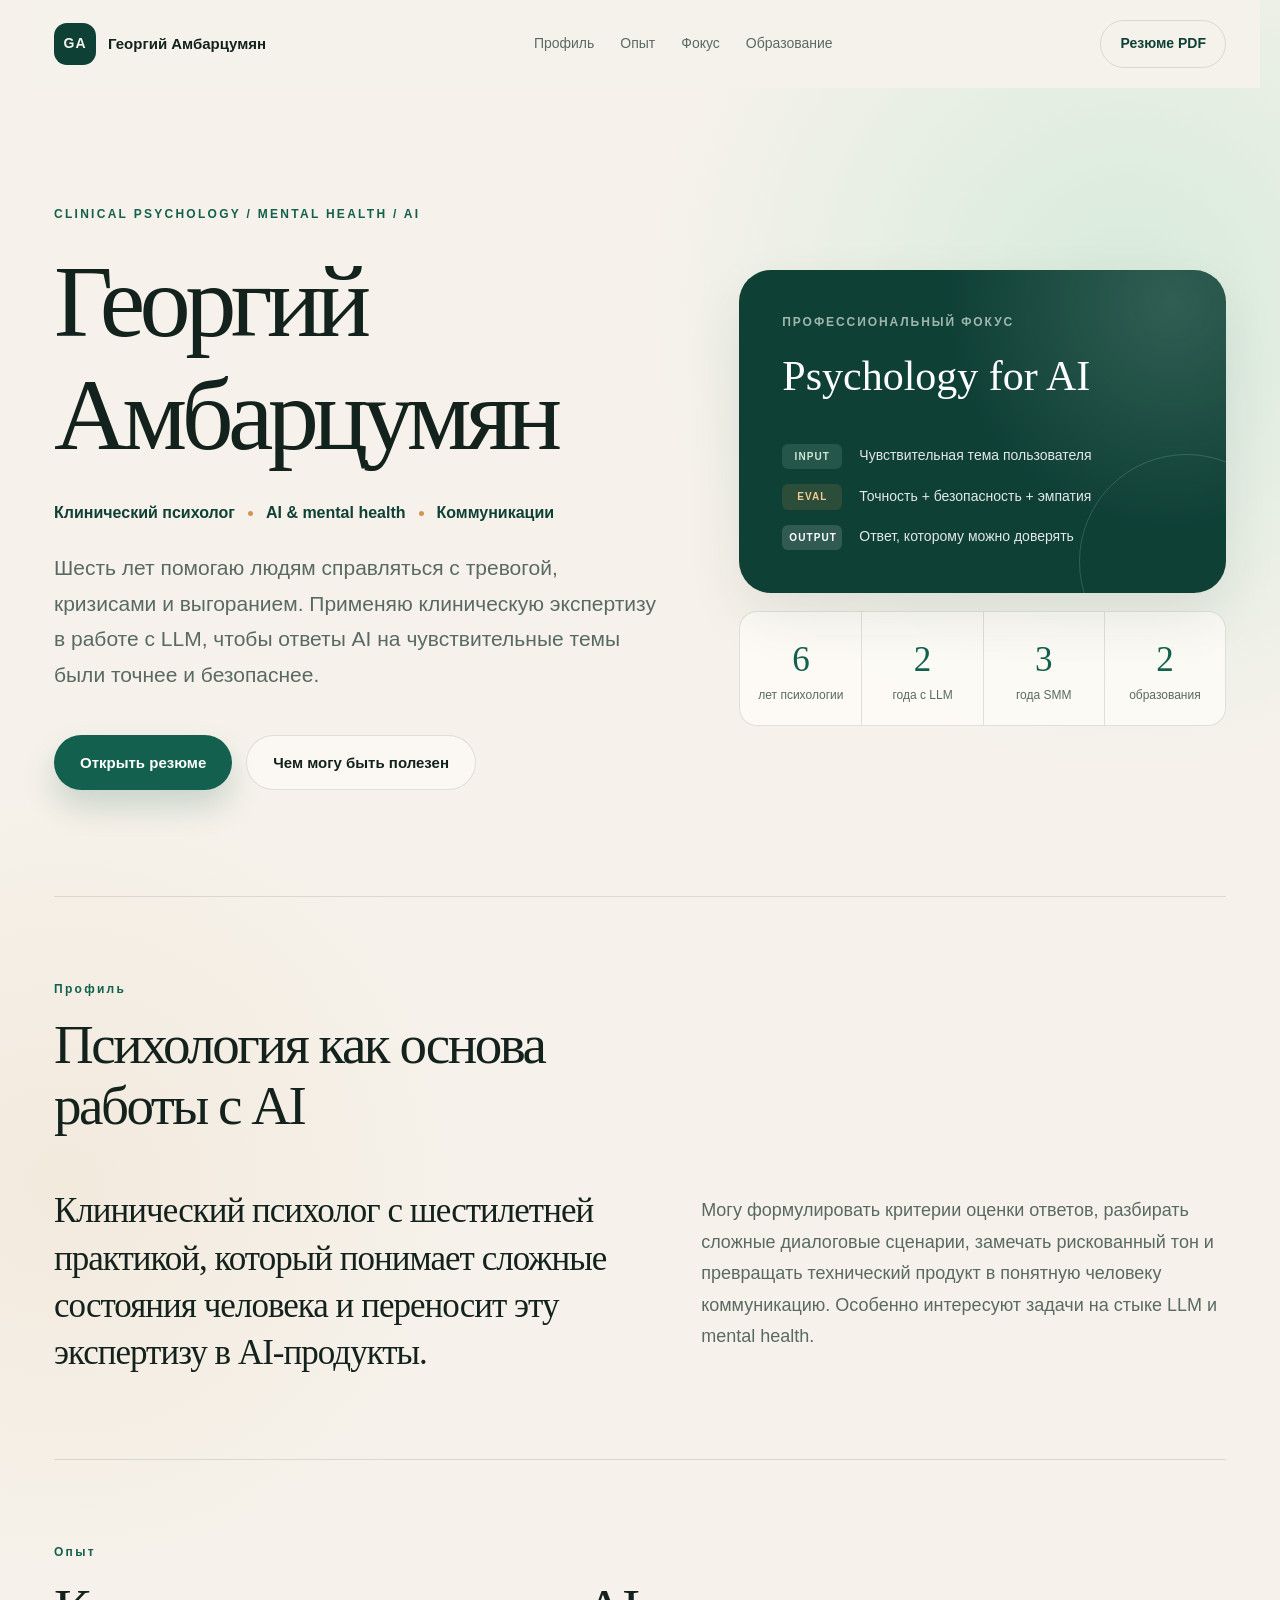
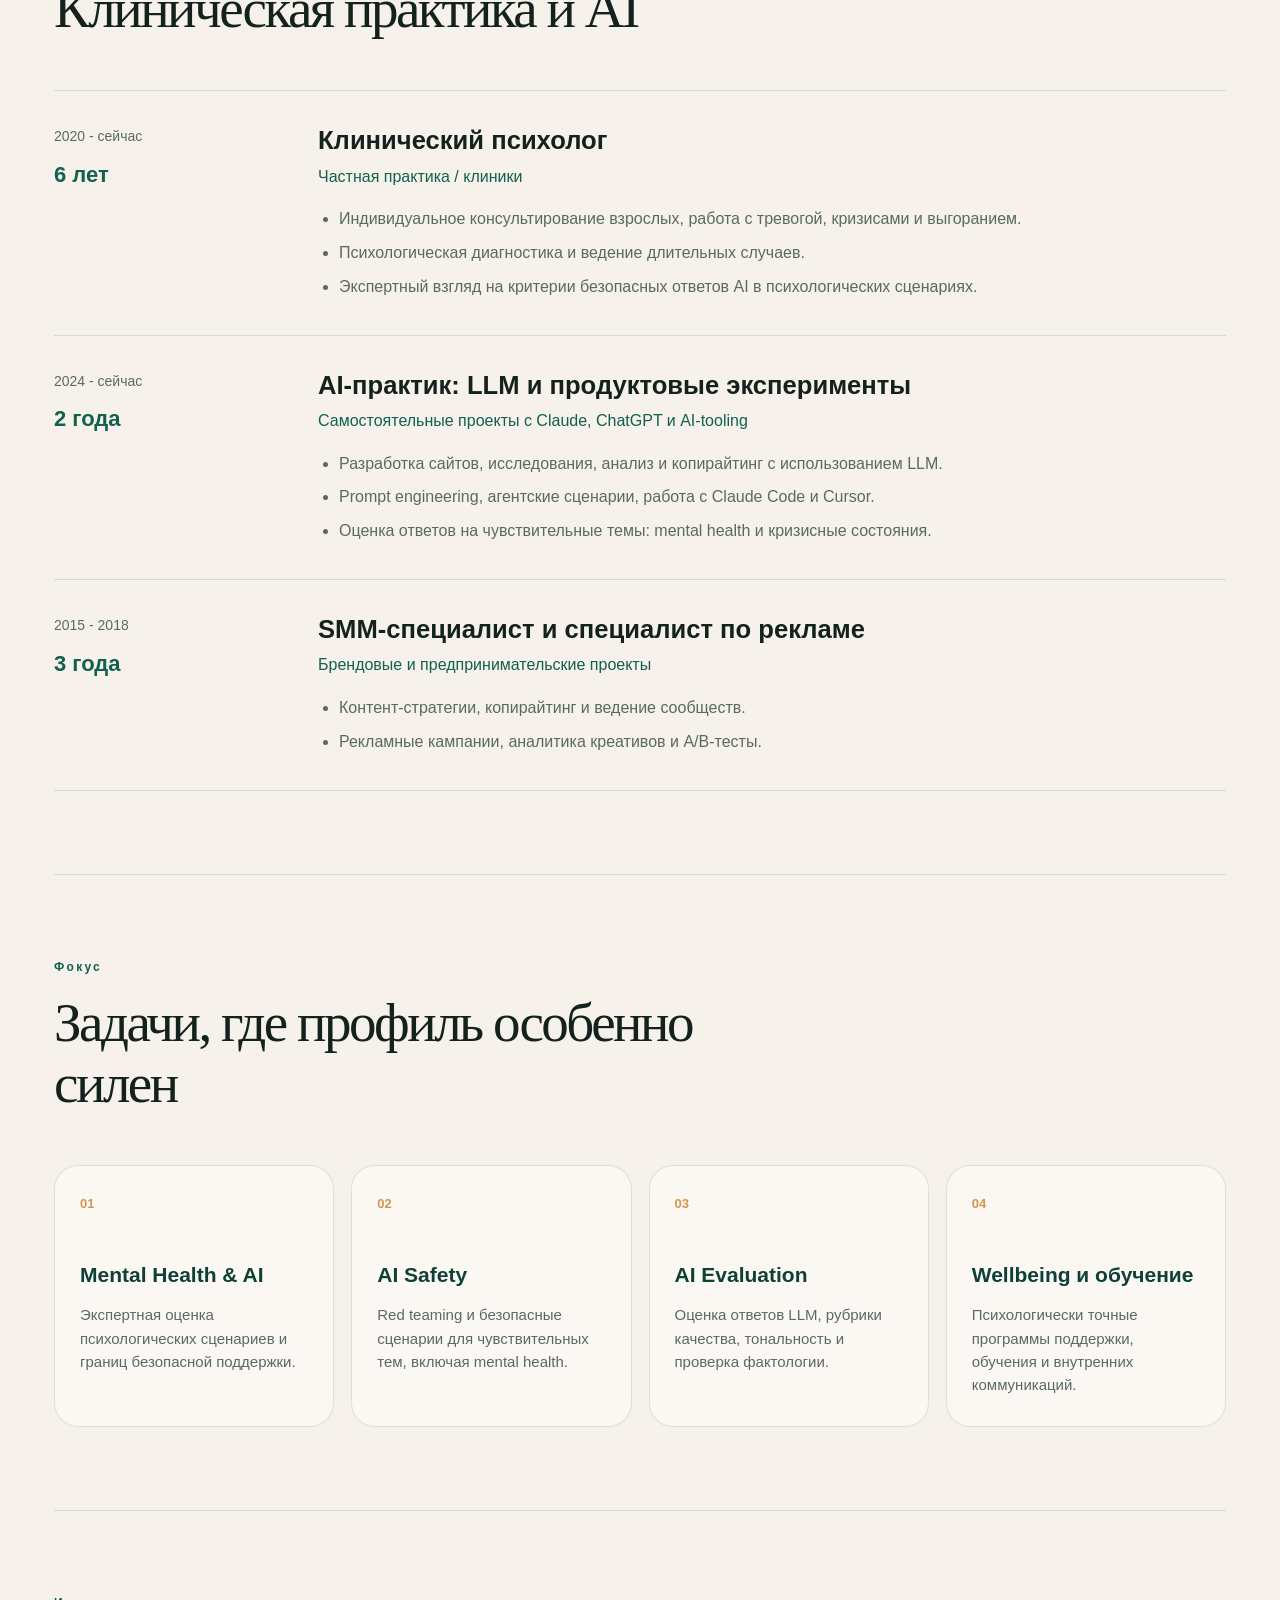
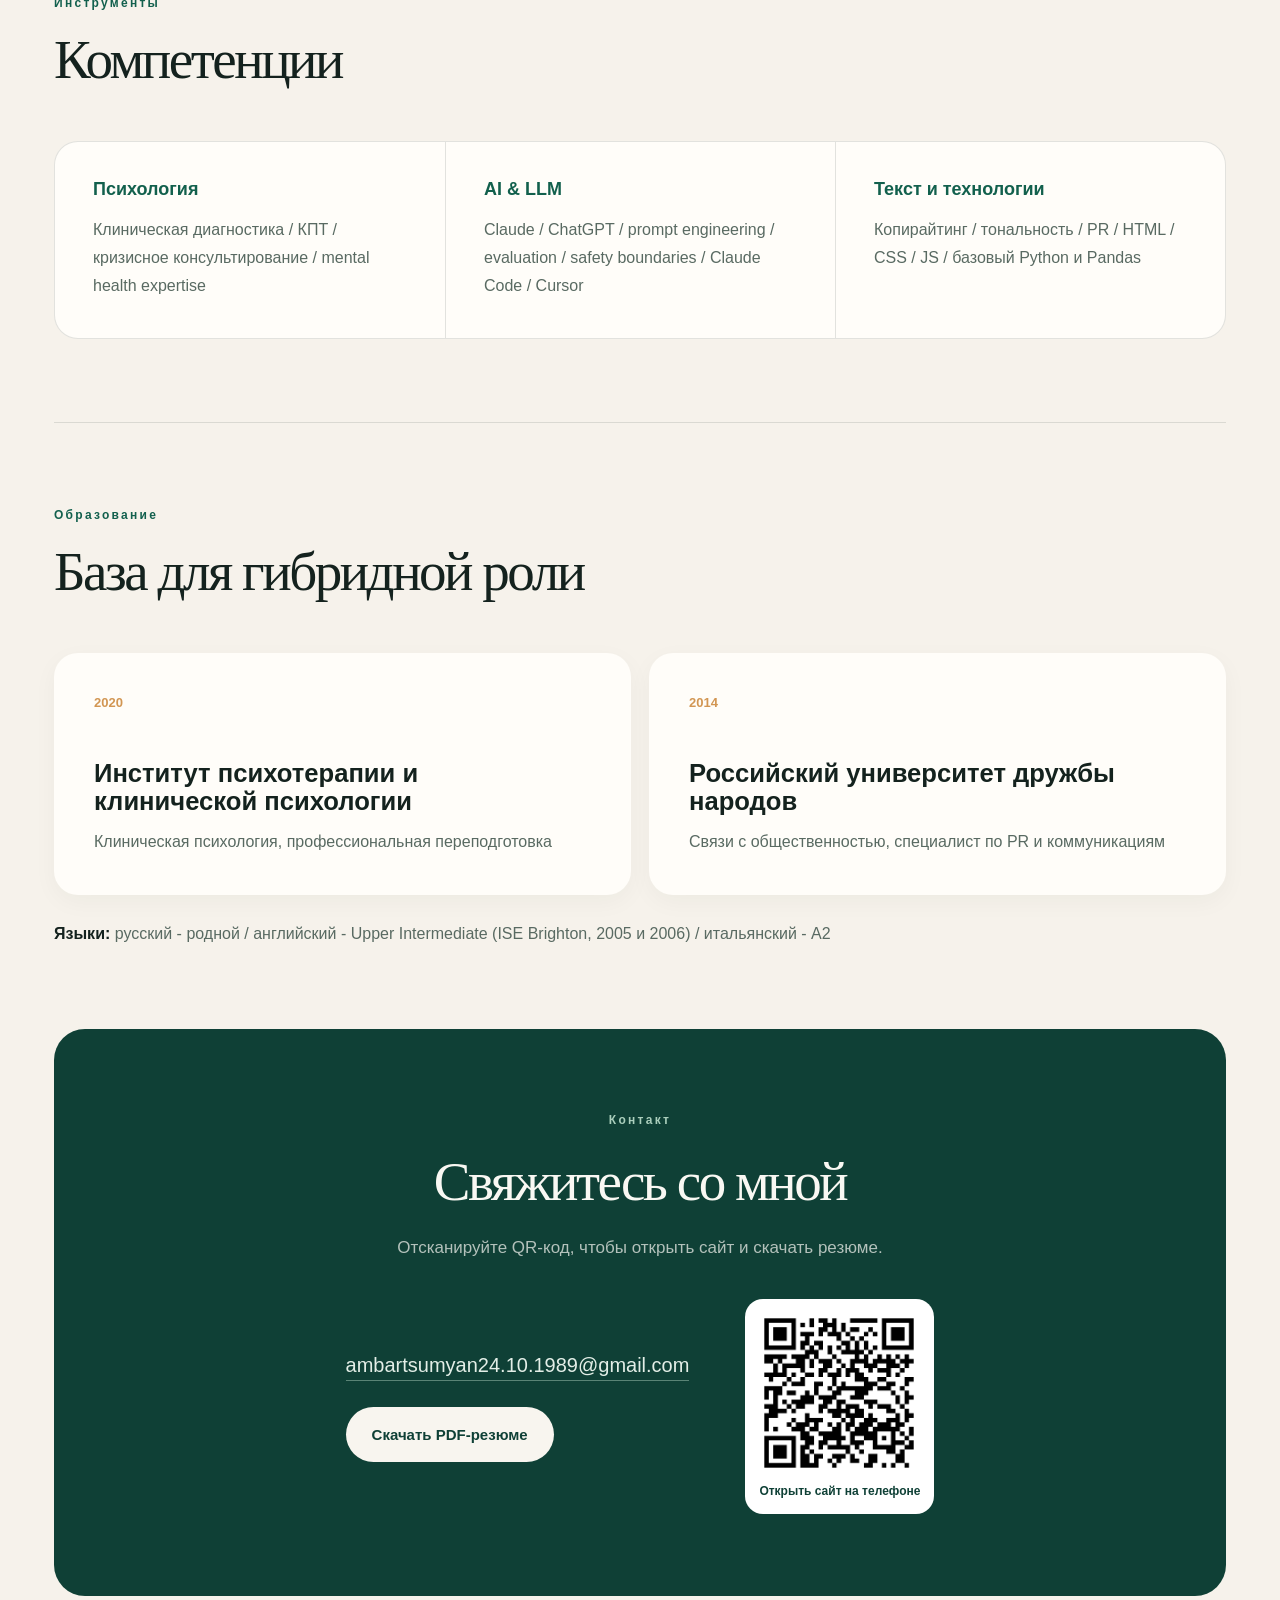
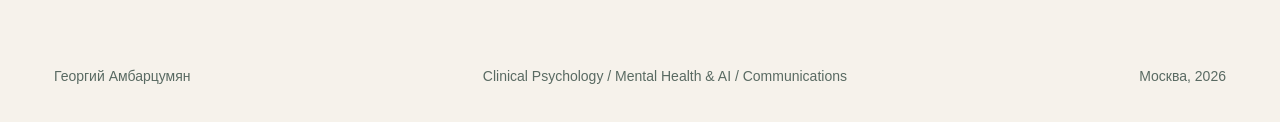
<file: index.html>
<!doctype html>
<html lang="ru">
  <head>
    <meta charset="utf-8">
    <meta name="viewport" content="width=device-width, initial-scale=1">
    <meta name="theme-color" content="#11211c">
    <meta
      name="description"
      content="Георгий Амбарцумян: клинический психолог с практикой в AI и коммуникациях. Mental health, LLM evaluation и безопасные цифровые продукты."
    >
    <title>Георгий Амбарцумян | AI, психология, коммуникации</title>
    <link rel="stylesheet" href="styles.css">
    <script defer src="script.js"></script>
  </head>
  <body>
    <header class="site-header">
      <a class="brand" href="#top" aria-label="Георгий Амбарцумян, на главную">
        <span class="brand-mark">GA</span>
        <span>Георгий Амбарцумян</span>
      </a>
      <nav class="site-nav" aria-label="Основная навигация">
        <a href="#profile">Профиль</a>
        <a href="#experience">Опыт</a>
        <a href="#focus">Фокус</a>
        <a href="#education">Образование</a>
      </nav>
      <a class="header-download" href="Ambartsumyan_Georgy_resume.pdf" download>Резюме PDF</a>
    </header>

    <main id="top">
      <section class="hero" aria-labelledby="hero-title">
        <div class="hero-copy reveal">
          <p class="eyebrow">CLINICAL PSYCHOLOGY / MENTAL HEALTH / AI</p>
          <h1 id="hero-title">Георгий<br>Амбарцумян</h1>
          <p class="hero-role">Клинический психолог <span></span> AI &amp; mental health <span></span> Коммуникации</p>
          <p class="hero-lead">
            Шесть лет помогаю людям справляться с тревогой, кризисами и выгоранием.
            Применяю клиническую экспертизу в работе с LLM, чтобы ответы AI
            на чувствительные темы были точнее и безопаснее.
          </p>
          <div class="hero-actions">
            <a class="button button-primary" href="Ambartsumyan_Georgy_resume.pdf" target="_blank" rel="noopener">
              Открыть резюме
            </a>
            <a class="button button-secondary" href="#focus">Чем могу быть полезен</a>
          </div>
        </div>

        <aside class="hero-panel reveal" aria-label="Ключевые показатели">
          <div class="signal-card">
            <p class="signal-label">Профессиональный фокус</p>
            <p class="signal-title">Psychology for AI</p>
            <div class="prompt-lines" aria-hidden="true">
              <span class="prompt-tag">INPUT</span>
              <p>Чувствительная тема пользователя</p>
              <span class="prompt-tag accent">EVAL</span>
              <p>Точность + безопасность + эмпатия</p>
              <span class="prompt-tag result">OUTPUT</span>
              <p>Ответ, которому можно доверять</p>
            </div>
          </div>
          <div class="metrics">
            <div><strong>6</strong><span>лет психологии</span></div>
            <div><strong>2</strong><span>года с LLM</span></div>
            <div><strong>3</strong><span>года SMM</span></div>
            <div><strong>2</strong><span>образования</span></div>
          </div>
        </aside>
      </section>

      <section class="profile section reveal" id="profile" aria-labelledby="profile-title">
        <div class="section-heading">
          <p class="eyebrow">Профиль</p>
          <h2 id="profile-title">Психология как основа работы с AI</h2>
        </div>
        <div class="profile-grid">
          <p class="statement">
            Клинический психолог с шестилетней практикой, который понимает
            сложные состояния человека и переносит эту экспертизу в AI-продукты.
          </p>
          <p class="body-copy">
            Могу формулировать критерии оценки ответов, разбирать сложные
            диалоговые сценарии, замечать рискованный тон и превращать
            технический продукт в понятную человеку коммуникацию. Особенно
            интересуют задачи на стыке LLM и mental health.
          </p>
        </div>
      </section>

      <section class="section experience" id="experience" aria-labelledby="experience-title">
        <div class="section-heading reveal">
          <p class="eyebrow">Опыт</p>
          <h2 id="experience-title">Клиническая практика и AI</h2>
        </div>
        <div class="timeline">
          <article class="timeline-item reveal">
            <div class="timeline-date">
              <span>2020 - сейчас</span>
              <strong>6 лет</strong>
            </div>
            <div class="timeline-content">
              <h3>Клинический психолог</h3>
              <p>Частная практика / клиники</p>
              <ul>
                <li>Индивидуальное консультирование взрослых, работа с тревогой, кризисами и выгоранием.</li>
                <li>Психологическая диагностика и ведение длительных случаев.</li>
                <li>Экспертный взгляд на критерии безопасных ответов AI в психологических сценариях.</li>
              </ul>
            </div>
          </article>
          <article class="timeline-item reveal">
            <div class="timeline-date">
              <span>2024 - сейчас</span>
              <strong>2 года</strong>
            </div>
            <div class="timeline-content">
              <h3>AI-практик: LLM и продуктовые эксперименты</h3>
              <p>Самостоятельные проекты с Claude, ChatGPT и AI-tooling</p>
              <ul>
                <li>Разработка сайтов, исследования, анализ и копирайтинг с использованием LLM.</li>
                <li>Prompt engineering, агентские сценарии, работа с Claude Code и Cursor.</li>
                <li>Оценка ответов на чувствительные темы: mental health и кризисные состояния.</li>
              </ul>
            </div>
          </article>
          <article class="timeline-item reveal">
            <div class="timeline-date">
              <span>2015 - 2018</span>
              <strong>3 года</strong>
            </div>
            <div class="timeline-content">
              <h3>SMM-специалист и специалист по рекламе</h3>
              <p>Брендовые и предпринимательские проекты</p>
              <ul>
                <li>Контент-стратегии, копирайтинг и ведение сообществ.</li>
                <li>Рекламные кампании, аналитика креативов и A/B-тесты.</li>
              </ul>
            </div>
          </article>
        </div>
      </section>

      <section class="focus section" id="focus" aria-labelledby="focus-title">
        <div class="section-heading reveal">
          <p class="eyebrow">Фокус</p>
          <h2 id="focus-title">Задачи, где профиль особенно силен</h2>
        </div>
        <div class="cards">
          <article class="focus-card reveal">
            <span class="card-index">01</span>
            <h3>Mental Health &amp; AI</h3>
            <p>Экспертная оценка психологических сценариев и границ безопасной поддержки.</p>
          </article>
          <article class="focus-card reveal">
            <span class="card-index">02</span>
            <h3>AI Safety</h3>
            <p>Red teaming и безопасные сценарии для чувствительных тем, включая mental health.</p>
          </article>
          <article class="focus-card reveal">
            <span class="card-index">03</span>
            <h3>AI Evaluation</h3>
            <p>Оценка ответов LLM, рубрики качества, тональность и проверка фактологии.</p>
          </article>
          <article class="focus-card reveal">
            <span class="card-index">04</span>
            <h3>Wellbeing и обучение</h3>
            <p>Психологически точные программы поддержки, обучения и внутренних коммуникаций.</p>
          </article>
        </div>
      </section>

      <section class="skills section" aria-labelledby="skills-title">
        <div class="section-heading reveal">
          <p class="eyebrow">Инструменты</p>
          <h2 id="skills-title">Компетенции</h2>
        </div>
        <div class="skill-groups reveal">
          <div>
            <h3>Психология</h3>
            <p>Клиническая диагностика / КПТ / кризисное консультирование / mental health expertise</p>
          </div>
          <div>
            <h3>AI &amp; LLM</h3>
            <p>Claude / ChatGPT / prompt engineering / evaluation / safety boundaries / Claude Code / Cursor</p>
          </div>
          <div>
            <h3>Текст и технологии</h3>
            <p>Копирайтинг / тональность / PR / HTML / CSS / JS / базовый Python и Pandas</p>
          </div>
        </div>
      </section>

      <section class="education section" id="education" aria-labelledby="education-title">
        <div class="section-heading reveal">
          <p class="eyebrow">Образование</p>
          <h2 id="education-title">База для гибридной роли</h2>
        </div>
        <div class="education-grid">
          <article class="education-card reveal">
            <p class="education-year">2020</p>
            <h3>Институт психотерапии и клинической психологии</h3>
            <p>Клиническая психология, профессиональная переподготовка</p>
          </article>
          <article class="education-card reveal">
            <p class="education-year">2014</p>
            <h3>Российский университет дружбы народов</h3>
            <p>Связи с общественностью, специалист по PR и коммуникациям</p>
          </article>
        </div>
        <p class="languages reveal">
          <strong>Языки:</strong> русский - родной / английский - Upper Intermediate
          (ISE Brighton, 2005 и 2006) / итальянский - A2
        </p>
      </section>

      <section class="cta section reveal" aria-labelledby="cta-title">
        <p class="eyebrow">Контакт</p>
        <h2 id="cta-title">Свяжитесь со мной</h2>
        <p>
          Отсканируйте QR-код, чтобы открыть сайт и скачать резюме.
        </p>
        <div class="contact-panel">
          <div class="contact-copy">
            <a class="contact-email" href="mailto:ambartsumyan24.10.1989@gmail.com">
              ambartsumyan24.10.1989@gmail.com
            </a>
            <a class="button button-primary" href="Ambartsumyan_Georgy_resume.pdf" download>
              Скачать PDF-резюме
            </a>
          </div>
          <figure class="qr-card">
            <img src="qr-site.png" alt="QR-код для перехода на сайт Георгия Амбарцумяна">
            <figcaption>Открыть сайт на телефоне</figcaption>
          </figure>
        </div>
      </section>
    </main>

    <footer class="site-footer">
      <p>Георгий Амбарцумян</p>
      <p>Clinical Psychology / Mental Health &amp; AI / Communications</p>
      <p>Москва, 2026</p>
    </footer>
  </body>
</html>
</file>
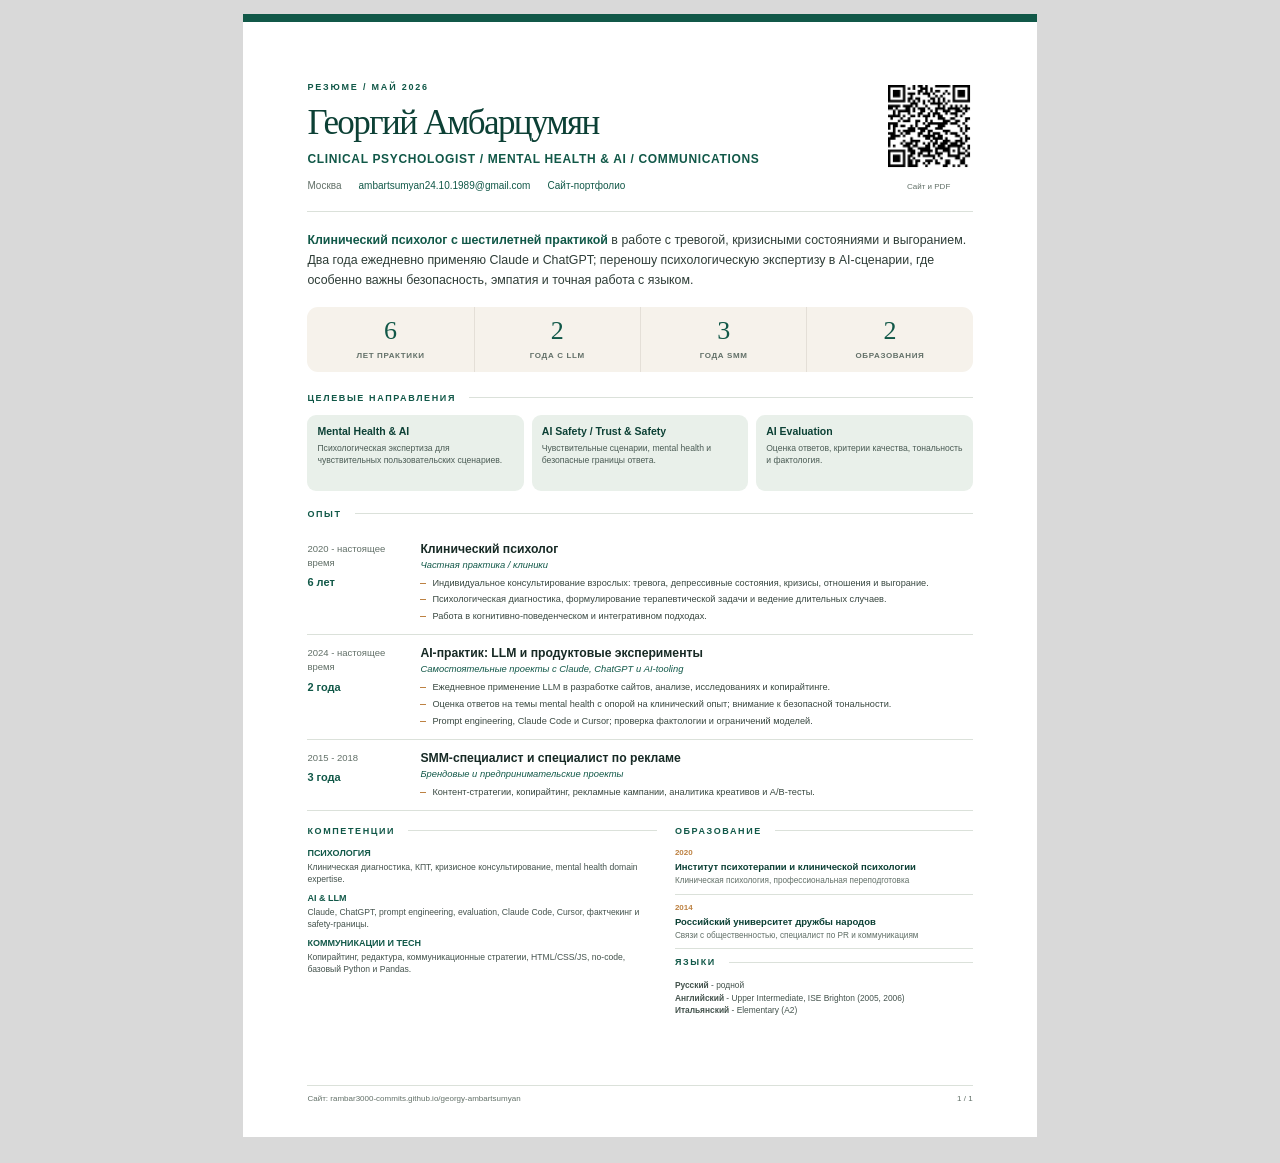
<file: resume.html>
<!doctype html>
<html lang="ru">
  <head>
    <meta charset="utf-8">
    <meta name="viewport" content="width=device-width, initial-scale=1">
    <title>Резюме - Георгий Амбарцумян</title>
    <style>
      :root {
        --ink: #172a25;
        --green: #115848;
        --green-dark: #0c4035;
        --sage: #e9f0ea;
        --sand: #f6f2eb;
        --gold: #bd8243;
        --muted: #627068;
        --line: #dbe1da;
      }

      * {
        box-sizing: border-box;
      }

      @page {
        size: A4;
        margin: 0;
      }

      html,
      body {
        margin: 0;
        padding: 0;
        color: var(--ink);
        background: #d9d9d9;
        font-family: "Segoe UI", Arial, sans-serif;
        -webkit-print-color-adjust: exact;
        print-color-adjust: exact;
      }

      .page {
        position: relative;
        width: 210mm;
        height: 297mm;
        margin: 0 auto 12px;
        overflow: hidden;
        background: white;
      }

      .page::before {
        position: absolute;
        top: 0;
        right: 0;
        left: 0;
        height: 8px;
        background: var(--green);
        content: "";
      }

      .content {
        padding: 18mm 17mm 13mm;
      }

      h1,
      h2,
      h3,
      p {
        margin: 0;
      }

      h1,
      .display {
        font-family: Georgia, "Times New Roman", serif;
      }

      .header {
        display: grid;
        grid-template-columns: 1fr 108px;
        gap: 18px;
        padding-bottom: 18px;
        border-bottom: 1px solid var(--line);
      }

      .label {
        margin-bottom: 11px;
        color: var(--green);
        font-size: 9px;
        font-weight: 700;
        letter-spacing: 0.2em;
        text-transform: uppercase;
      }

      h1 {
        color: var(--green-dark);
        font-size: 35px;
        font-weight: 400;
        letter-spacing: -0.045em;
      }

      .role {
        margin: 9px 0 14px;
        color: var(--green);
        font-size: 12px;
        font-weight: 700;
        letter-spacing: 0.055em;
        text-transform: uppercase;
      }

      .contact {
        display: flex;
        flex-wrap: wrap;
        gap: 8px 17px;
        color: var(--muted);
        font-size: 10px;
      }

      .contact a {
        color: var(--green);
        text-decoration: none;
      }

      .qr {
        justify-self: end;
        text-align: center;
      }

      .qr img {
        display: block;
        width: 88px;
        height: 88px;
        margin-bottom: 5px;
      }

      .qr span {
        color: var(--muted);
        font-size: 8px;
      }

      .summary {
        margin: 19px 0 16px;
        color: #2e3d37;
        font-size: 12.4px;
        line-height: 1.6;
      }

      .summary strong {
        color: var(--green);
      }

      .metrics {
        display: grid;
        grid-template-columns: repeat(4, 1fr);
        margin-bottom: 21px;
        border-radius: 11px;
        background: var(--sand);
      }

      .metric {
        padding: 11px 8px 10px;
        text-align: center;
      }

      .metric + .metric {
        border-left: 1px solid #e4dfd7;
      }

      .metric b {
        display: block;
        color: var(--green);
        font-family: Georgia, "Times New Roman", serif;
        font-size: 26px;
        font-weight: 400;
        line-height: 1;
      }

      .metric span {
        color: var(--muted);
        font-size: 8px;
        font-weight: 600;
        letter-spacing: 0.08em;
        text-transform: uppercase;
      }

      .section {
        margin-top: 18px;
      }

      .section-title {
        display: flex;
        align-items: center;
        gap: 13px;
        margin-bottom: 12px;
        color: var(--green);
        font-size: 9px;
        font-weight: 700;
        letter-spacing: 0.18em;
        text-transform: uppercase;
      }

      .section-title::after {
        flex: 1;
        height: 1px;
        background: var(--line);
        content: "";
      }

      .roles {
        display: grid;
        grid-template-columns: repeat(3, 1fr);
        gap: 8px;
      }

      .role-card {
        min-height: 76px;
        padding: 10px 10px 9px;
        border-radius: 9px;
        background: var(--sage);
      }

      .role-card h3 {
        margin-bottom: 5px;
        color: var(--green-dark);
        font-size: 10.5px;
      }

      .role-card p {
        color: #4b5c55;
        font-size: 8.6px;
        line-height: 1.42;
      }

      .job {
        display: grid;
        grid-template-columns: 99px 1fr;
        gap: 14px;
        padding: 11px 0;
        border-bottom: 1px solid var(--line);
      }

      .date {
        color: var(--muted);
        font-size: 9.5px;
        line-height: 1.5;
      }

      .date strong {
        display: block;
        margin-top: 4px;
        color: var(--green);
        font-size: 11px;
      }

      .job h3 {
        margin-bottom: 3px;
        color: var(--ink);
        font-size: 12.2px;
      }

      .company {
        margin-bottom: 7px;
        color: var(--green);
        font-size: 9.4px;
        font-style: italic;
      }

      ul {
        display: grid;
        gap: 4px;
        margin: 0;
        padding: 0;
        list-style: none;
      }

      li {
        position: relative;
        padding-left: 12px;
        color: #394841;
        font-size: 9.2px;
        line-height: 1.4;
      }

      li::before {
        position: absolute;
        top: 6px;
        left: 0;
        width: 6px;
        height: 1px;
        background: var(--gold);
        content: "";
      }

      .footer {
        position: absolute;
        right: 17mm;
        bottom: 9mm;
        left: 17mm;
        display: flex;
        justify-content: space-between;
        padding-top: 8px;
        border-top: 1px solid var(--line);
        color: var(--muted);
        font-size: 8px;
      }

      .bottom-grid {
        display: grid;
        grid-template-columns: 1.08fr 0.92fr;
        gap: 18px;
        margin-top: 15px;
      }

      .skill {
        margin-bottom: 8px;
      }

      .skill h3 {
        margin-bottom: 3px;
        color: var(--green);
        font-size: 9px;
        text-transform: uppercase;
      }

      .skill p {
        color: #44534d;
        font-size: 8.6px;
        line-height: 1.4;
      }

      .education-item {
        margin-bottom: 8px;
        padding-bottom: 7px;
        border-bottom: 1px solid var(--line);
      }

      .education-item .year {
        margin-bottom: 3px;
        color: var(--gold);
        font-size: 8px;
        font-weight: 700;
      }

      .education-item h3 {
        margin-bottom: 3px;
        color: var(--green-dark);
        font-size: 9.5px;
      }

      .education-item p {
        color: var(--muted);
        font-size: 8.2px;
        line-height: 1.35;
      }

      .language {
        margin-top: 4px;
        color: #44534d;
        font-size: 8.4px;
        line-height: 1.45;
      }

      @media screen {
        body {
          padding: 14px 0;
        }
      }

      @media print {
        body {
          background: white;
        }

        .page {
          margin: 0;
          break-after: page;
        }

        .page:last-child {
          break-after: auto;
        }
      }
    </style>
  </head>
  <body>
    <section class="page">
      <div class="content">
        <header class="header">
          <div>
            <p class="label">Резюме / май 2026</p>
            <h1>Георгий Амбарцумян</h1>
            <p class="role">Clinical Psychologist / Mental Health &amp; AI / Communications</p>
            <div class="contact">
              <span>Москва</span>
              <a href="mailto:ambartsumyan24.10.1989@gmail.com">ambartsumyan24.10.1989@gmail.com</a>
              <a href="https://rambar3000-commits.github.io/georgy-ambartsumyan/">Сайт-портфолио</a>
            </div>
          </div>
          <div class="qr">
            <img src="qr-site.png" alt="QR-код сайта">
            <span>Сайт и PDF</span>
          </div>
        </header>

        <p class="summary">
          <strong>Клинический психолог с шестилетней практикой</strong> в работе с тревогой,
          кризисными состояниями и выгоранием. Два года ежедневно применяю Claude и
          ChatGPT; переношу психологическую экспертизу в AI-сценарии, где особенно важны
          безопасность, эмпатия и точная работа с языком.
        </p>

        <div class="metrics">
          <div class="metric"><b>6</b><span>лет практики</span></div>
          <div class="metric"><b>2</b><span>года с LLM</span></div>
          <div class="metric"><b>3</b><span>года SMM</span></div>
          <div class="metric"><b>2</b><span>образования</span></div>
        </div>

        <section class="section">
          <h2 class="section-title">Целевые направления</h2>
          <div class="roles">
            <article class="role-card">
              <h3>Mental Health &amp; AI</h3>
              <p>Психологическая экспертиза для чувствительных пользовательских сценариев.</p>
            </article>
            <article class="role-card">
              <h3>AI Safety / Trust &amp; Safety</h3>
              <p>Чувствительные сценарии, mental health и безопасные границы ответа.</p>
            </article>
            <article class="role-card">
              <h3>AI Evaluation</h3>
              <p>Оценка ответов, критерии качества, тональность и фактология.</p>
            </article>
          </div>
        </section>

        <section class="section">
          <h2 class="section-title">Опыт</h2>
          <article class="job">
            <div class="date">
              2020 - настоящее время
              <strong>6 лет</strong>
            </div>
            <div>
              <h3>Клинический психолог</h3>
              <p class="company">Частная практика / клиники</p>
              <ul>
                <li>Индивидуальное консультирование взрослых: тревога, депрессивные состояния, кризисы, отношения и выгорание.</li>
                <li>Психологическая диагностика, формулирование терапевтической задачи и ведение длительных случаев.</li>
                <li>Работа в когнитивно-поведенческом и интегративном подходах.</li>
              </ul>
            </div>
          </article>
          <article class="job">
            <div class="date">
              2024 - настоящее время
              <strong>2 года</strong>
            </div>
            <div>
              <h3>AI-практик: LLM и продуктовые эксперименты</h3>
              <p class="company">Самостоятельные проекты с Claude, ChatGPT и AI-tooling</p>
              <ul>
                <li>Ежедневное применение LLM в разработке сайтов, анализе, исследованиях и копирайтинге.</li>
                <li>Оценка ответов на темы mental health с опорой на клинический опыт; внимание к безопасной тональности.</li>
                <li>Prompt engineering, Claude Code и Cursor; проверка фактологии и ограничений моделей.</li>
              </ul>
            </div>
          </article>
          <article class="job">
            <div class="date">
              2015 - 2018
              <strong>3 года</strong>
            </div>
            <div>
              <h3>SMM-специалист и специалист по рекламе</h3>
              <p class="company">Брендовые и предпринимательские проекты</p>
              <ul>
                <li>Контент-стратегии, копирайтинг, рекламные кампании, аналитика креативов и A/B-тесты.</li>
              </ul>
            </div>
          </article>
        </section>

        <div class="bottom-grid">
          <section>
            <h2 class="section-title">Компетенции</h2>
            <div class="skill">
              <h3>Психология</h3>
              <p>Клиническая диагностика, КПТ, кризисное консультирование, mental health domain expertise.</p>
            </div>
            <div class="skill">
              <h3>AI &amp; LLM</h3>
              <p>Claude, ChatGPT, prompt engineering, evaluation, Claude Code, Cursor, фактчекинг и safety-границы.</p>
            </div>
            <div class="skill">
              <h3>Коммуникации и tech</h3>
              <p>Копирайтинг, редактура, коммуникационные стратегии, HTML/CSS/JS, no-code, базовый Python и Pandas.</p>
            </div>
          </section>

          <section>
            <h2 class="section-title">Образование</h2>
            <article class="education-item">
              <p class="year">2020</p>
              <h3>Институт психотерапии и клинической психологии</h3>
              <p>Клиническая психология, профессиональная переподготовка</p>
            </article>
            <article class="education-item">
              <p class="year">2014</p>
              <h3>Российский университет дружбы народов</h3>
              <p>Связи с общественностью, специалист по PR и коммуникациям</p>
            </article>
            <h2 class="section-title">Языки</h2>
            <p class="language">
              <strong>Русский</strong> - родной<br>
              <strong>Английский</strong> - Upper Intermediate, ISE Brighton (2005, 2006)<br>
              <strong>Итальянский</strong> - Elementary (A2)
            </p>
          </section>
        </div>
      </div>
      <footer class="footer">
        <span>Сайт: rambar3000-commits.github.io/georgy-ambartsumyan</span>
        <span>1 / 1</span>
      </footer>
    </section>
  </body>
</html>
</file>
<file: styles.css>
:root {
  --ink: #14221e;
  --muted: #596a62;
  --line: rgba(20, 34, 30, 0.12);
  --canvas: #f6f2eb;
  --surface: #fffdf9;
  --green: #12604d;
  --green-deep: #0f4036;
  --mint: #cbe8d7;
  --gold: #d29653;
  --shadow: 0 22px 55px rgba(22, 41, 34, 0.09);
  --radius: 24px;
}

*,
*::before,
*::after {
  box-sizing: border-box;
}

html {
  scroll-behavior: smooth;
}

body {
  margin: 0;
  color: var(--ink);
  background:
    radial-gradient(circle at 88% 6%, rgba(203, 232, 215, 0.72), transparent 30rem),
    radial-gradient(circle at 5% 24%, rgba(210, 150, 83, 0.09), transparent 27rem),
    var(--canvas);
  font-family: "Segoe UI", "Arial", sans-serif;
  line-height: 1.55;
}

a {
  color: inherit;
  text-decoration: none;
}

p {
  margin: 0;
}

h1,
h2,
h3 {
  margin: 0;
  line-height: 1.1;
}

.site-header {
  position: sticky;
  top: 0;
  z-index: 10;
  display: flex;
  align-items: center;
  gap: 32px;
  max-width: 1240px;
  margin: 0 auto;
  padding: 20px 34px;
  background: rgba(246, 242, 235, 0.9);
  backdrop-filter: blur(18px);
}

.brand {
  display: flex;
  align-items: center;
  gap: 12px;
  font-weight: 650;
  font-size: 15px;
}

.brand-mark {
  display: grid;
  place-items: center;
  width: 42px;
  height: 42px;
  border-radius: 13px;
  color: #f4f3ed;
  background: var(--green-deep);
  font-size: 14px;
  font-weight: 700;
  letter-spacing: 0.08em;
}

.site-nav {
  display: flex;
  justify-content: center;
  gap: 26px;
  flex: 1;
  color: var(--muted);
  font-size: 14px;
}

.site-nav a:hover {
  color: var(--green);
}

.header-download {
  padding: 12px 19px;
  border: 1px solid var(--line);
  border-radius: 999px;
  color: var(--green-deep);
  font-size: 14px;
  font-weight: 600;
  white-space: nowrap;
}

main {
  max-width: 1240px;
  margin: 0 auto;
  padding: 48px 34px 0;
}

.hero {
  min-height: min(760px, calc(100vh - 82px));
  display: grid;
  grid-template-columns: minmax(400px, 1.03fr) minmax(350px, 0.82fr);
  align-items: center;
  gap: 74px;
  padding: 40px 0 76px;
}

.eyebrow {
  margin-bottom: 22px;
  color: var(--green);
  font-size: 12px;
  font-weight: 700;
  letter-spacing: 0.19em;
}

.hero h1 {
  font-family: Georgia, "Times New Roman", serif;
  font-size: clamp(66px, 8vw, 104px);
  font-weight: 400;
  letter-spacing: -0.055em;
}

.hero-role {
  display: flex;
  flex-wrap: wrap;
  align-items: center;
  gap: 13px;
  margin: 30px 0 24px;
  color: var(--green-deep);
  font-weight: 650;
}

.hero-role span {
  width: 5px;
  height: 5px;
  border-radius: 50%;
  background: var(--gold);
}

.hero-lead {
  max-width: 620px;
  color: var(--muted);
  font-size: clamp(18px, 2vw, 21px);
  line-height: 1.7;
}

.hero-actions {
  display: flex;
  gap: 14px;
  margin-top: 42px;
}

.button {
  display: inline-flex;
  align-items: center;
  justify-content: center;
  min-height: 55px;
  padding: 15px 26px;
  border-radius: 999px;
  font-size: 15px;
  font-weight: 650;
  transition: transform 160ms ease, box-shadow 160ms ease;
}

.button:hover {
  transform: translateY(-2px);
}

.button-primary {
  color: white;
  background: var(--green);
  box-shadow: 0 16px 32px rgba(18, 96, 77, 0.2);
}

.button-secondary {
  border: 1px solid var(--line);
  background: rgba(255, 253, 249, 0.55);
}

.hero-panel {
  display: flex;
  flex-direction: column;
  gap: 18px;
}

.signal-card {
  position: relative;
  overflow: hidden;
  padding: clamp(30px, 4vw, 43px);
  border-radius: 32px;
  color: white;
  background:
    radial-gradient(circle at 89% 10%, rgba(203, 232, 215, 0.18), transparent 14rem),
    var(--green-deep);
  box-shadow: var(--shadow);
}

.signal-card::after {
  position: absolute;
  right: -68px;
  bottom: -76px;
  width: 215px;
  height: 215px;
  border: 1px solid rgba(203, 232, 215, 0.18);
  border-radius: 50%;
  content: "";
}

.signal-label {
  color: rgba(236, 246, 238, 0.65);
  font-size: 12px;
  font-weight: 600;
  letter-spacing: 0.16em;
  text-transform: uppercase;
}

.signal-title {
  margin: 13px 0 34px;
  font-family: Georgia, "Times New Roman", serif;
  font-size: clamp(31px, 3.5vw, 42px);
}

.prompt-lines {
  position: relative;
  z-index: 1;
  display: grid;
  grid-template-columns: 60px 1fr;
  align-items: center;
  gap: 15px 17px;
  color: rgba(255, 255, 255, 0.88);
  font-size: 14px;
}

.prompt-tag {
  padding: 5px 7px;
  border-radius: 6px;
  color: var(--mint);
  background: rgba(203, 232, 215, 0.12);
  font-size: 10px;
  font-weight: 700;
  letter-spacing: 0.11em;
  text-align: center;
}

.prompt-tag.accent {
  color: #f0c98d;
  background: rgba(210, 150, 83, 0.15);
}

.prompt-tag.result {
  color: white;
  background: rgba(255, 255, 255, 0.14);
}

.metrics {
  display: grid;
  grid-template-columns: repeat(4, 1fr);
  overflow: hidden;
  border: 1px solid var(--line);
  border-radius: 18px;
  background: rgba(255, 253, 249, 0.74);
}

.metrics div {
  padding: 21px 10px;
  text-align: center;
}

.metrics div + div {
  border-left: 1px solid var(--line);
}

.metrics strong {
  display: block;
  color: var(--green);
  font-family: Georgia, "Times New Roman", serif;
  font-size: 35px;
  font-weight: 400;
}

.metrics span {
  display: block;
  color: var(--muted);
  font-size: 12px;
  line-height: 1.35;
}

.section {
  padding: 83px 0;
  border-top: 1px solid var(--line);
}

.section-heading {
  max-width: 650px;
  margin-bottom: 51px;
}

.section-heading .eyebrow {
  margin-bottom: 17px;
}

.section-heading h2,
.cta h2 {
  font-family: Georgia, "Times New Roman", serif;
  font-size: clamp(37px, 4.3vw, 55px);
  font-weight: 400;
  letter-spacing: -0.045em;
}

.profile-grid {
  display: grid;
  grid-template-columns: 1fr 0.9fr;
  gap: 64px;
}

.statement {
  font-size: clamp(27px, 3vw, 35px);
  font-family: Georgia, "Times New Roman", serif;
  letter-spacing: -0.028em;
  line-height: 1.35;
}

.body-copy {
  padding-top: 8px;
  color: var(--muted);
  font-size: 18px;
  line-height: 1.75;
}

.timeline {
  display: flex;
  flex-direction: column;
}

.timeline-item {
  display: grid;
  grid-template-columns: 220px 1fr;
  gap: 44px;
  padding: 35px 0;
  border-top: 1px solid var(--line);
}

.timeline-item:last-child {
  border-bottom: 1px solid var(--line);
}

.timeline-date span,
.timeline-date strong {
  display: block;
}

.timeline-date span {
  color: var(--muted);
  font-size: 14px;
}

.timeline-date strong {
  margin-top: 10px;
  color: var(--green);
  font-size: 22px;
}

.timeline-content h3 {
  font-size: clamp(22px, 2vw, 26px);
  font-weight: 650;
}

.timeline-content > p {
  margin: 10px 0 18px;
  color: var(--green);
}

.timeline-content ul {
  display: grid;
  gap: 9px;
  margin: 0;
  padding-left: 21px;
  color: var(--muted);
}

.cards {
  display: grid;
  grid-template-columns: repeat(4, 1fr);
  gap: 17px;
}

.focus-card {
  min-height: 260px;
  padding: 28px 25px 30px;
  border: 1px solid var(--line);
  border-radius: var(--radius);
  background: rgba(255, 253, 249, 0.57);
  transition: border-color 170ms ease, transform 170ms ease, background 170ms ease;
}

.focus-card:hover {
  transform: translateY(-4px);
  border-color: rgba(18, 96, 77, 0.3);
  background: var(--surface);
}

.card-index {
  display: block;
  margin-bottom: 49px;
  color: var(--gold);
  font-size: 13px;
  font-weight: 700;
}

.focus-card h3 {
  margin-bottom: 17px;
  color: var(--green-deep);
  font-size: 21px;
}

.focus-card p {
  color: var(--muted);
  font-size: 15px;
}

.skill-groups {
  display: grid;
  grid-template-columns: repeat(3, 1fr);
  border: 1px solid var(--line);
  border-radius: var(--radius);
  background: var(--surface);
}

.skill-groups div {
  padding: clamp(26px, 4vw, 38px);
}

.skill-groups div + div {
  border-left: 1px solid var(--line);
}

.skill-groups h3 {
  margin-bottom: 16px;
  color: var(--green);
  font-size: 18px;
}

.skill-groups p {
  color: var(--muted);
  line-height: 1.75;
}

.education-grid {
  display: grid;
  grid-template-columns: repeat(2, 1fr);
  gap: 18px;
}

.education-card {
  padding: clamp(28px, 4vw, 40px);
  border-radius: var(--radius);
  background: var(--surface);
  box-shadow: 0 7px 24px rgba(22, 41, 34, 0.04);
}

.education-year {
  margin-bottom: 45px;
  color: var(--gold);
  font-size: 13px;
  font-weight: 700;
}

.education-card h3 {
  max-width: 490px;
  margin-bottom: 15px;
  font-size: clamp(22px, 2vw, 26px);
}

.education-card p:last-child {
  color: var(--muted);
}

.languages {
  margin-top: 27px;
  color: var(--muted);
}

.languages strong {
  color: var(--ink);
}

.cta {
  margin-bottom: 70px;
  padding: clamp(45px, 8vw, 82px);
  border: 0;
  border-radius: 31px;
  color: #f9f8f3;
  background: var(--green-deep);
  text-align: center;
}

.cta .eyebrow {
  color: #aacebc;
}

.cta h2 {
  max-width: 820px;
  margin: 0 auto 23px;
}

.cta > p:not(.eyebrow) {
  max-width: 620px;
  margin: 0 auto 37px;
  color: rgba(249, 248, 243, 0.7);
  font-size: 17px;
}

.contact-panel {
  display: flex;
  justify-content: center;
  align-items: center;
  gap: clamp(27px, 5vw, 56px);
  margin-top: 6px;
}

.contact-copy {
  display: flex;
  flex-direction: column;
  align-items: flex-start;
  gap: 26px;
}

.contact-email {
  border-bottom: 1px solid rgba(203, 232, 215, 0.4);
  color: #e3eee7;
  font-size: clamp(16px, 2vw, 20px);
  line-height: 1.45;
  transition: border-color 160ms ease, color 160ms ease;
}

.contact-email:hover {
  border-color: #f8f5ef;
  color: #ffffff;
}

.qr-card {
  margin: 0;
  padding: 14px;
  border-radius: 18px;
  color: var(--green-deep);
  background: #ffffff;
}

.qr-card img {
  display: block;
  width: 160px;
  height: 160px;
}

.qr-card figcaption {
  margin-top: 9px;
  color: var(--green-deep);
  font-size: 12px;
  font-weight: 600;
}

.cta .button-primary {
  color: var(--green-deep);
  background: #f8f5ef;
  box-shadow: none;
}

.site-footer {
  display: flex;
  justify-content: space-between;
  gap: 20px;
  max-width: 1240px;
  margin: 0 auto;
  padding: 0 34px 34px;
  color: var(--muted);
  font-size: 14px;
}

.reveal {
  transform: translateY(14px);
  opacity: 0;
  transition: transform 580ms ease, opacity 580ms ease;
}

.reveal.visible {
  transform: translateY(0);
  opacity: 1;
}

@media (prefers-reduced-motion: reduce) {
  *,
  *::before,
  *::after {
    scroll-behavior: auto;
    transition: none !important;
  }

  .reveal {
    transform: none;
    opacity: 1;
  }
}

@media (max-width: 960px) {
  .site-header {
    gap: 18px;
    padding-inline: 22px;
  }

  .site-nav {
    display: none;
  }

  .header-download {
    margin-left: auto;
  }

  main {
    padding: 24px 22px 0;
  }

  .hero {
    display: flex;
    flex-direction: column;
    align-items: stretch;
    gap: 52px;
    min-height: 0;
    padding: 46px 0 66px;
  }

  .hero-panel {
    max-width: 600px;
  }

  .profile-grid,
  .skill-groups {
    display: block;
  }

  .body-copy {
    margin-top: 28px;
  }

  .skill-groups div + div {
    border-top: 1px solid var(--line);
    border-left: 0;
  }

  .cards {
    grid-template-columns: repeat(2, 1fr);
  }

  .site-footer {
    padding-inline: 22px;
  }
}

@media (max-width: 650px) {
  .site-header {
    padding-block: 15px;
  }

  .brand > span:last-child {
    display: none;
  }

  .header-download {
    padding-inline: 16px;
  }

  .hero h1 {
    font-size: clamp(43px, 14vw, 56px);
  }

  .hero-role {
    gap: 10px;
    font-size: 14px;
  }

  .hero-actions {
    display: grid;
  }

  .metrics {
    grid-template-columns: repeat(2, 1fr);
  }

  .metrics div:nth-child(3),
  .metrics div:nth-child(4) {
    border-top: 1px solid var(--line);
  }

  .metrics div:nth-child(3) {
    border-left: 0;
  }

  .section {
    padding: 62px 0;
  }

  .section-heading {
    margin-bottom: 36px;
  }

  .timeline-item {
    display: block;
    padding: 29px 0;
  }

  .timeline-date {
    margin-bottom: 24px;
  }

  .cards,
  .education-grid {
    grid-template-columns: 1fr;
  }

  .focus-card {
    min-height: 218px;
  }

  .card-index {
    margin-bottom: 34px;
  }

  .cta {
    margin-bottom: 46px;
    padding-inline: 25px;
  }

  .contact-panel {
    flex-direction: column;
  }

  .contact-copy {
    align-items: center;
  }

  .contact-email {
    font-size: 15px;
  }

  .site-footer {
    flex-direction: column;
    gap: 7px;
  }
}
</file>
